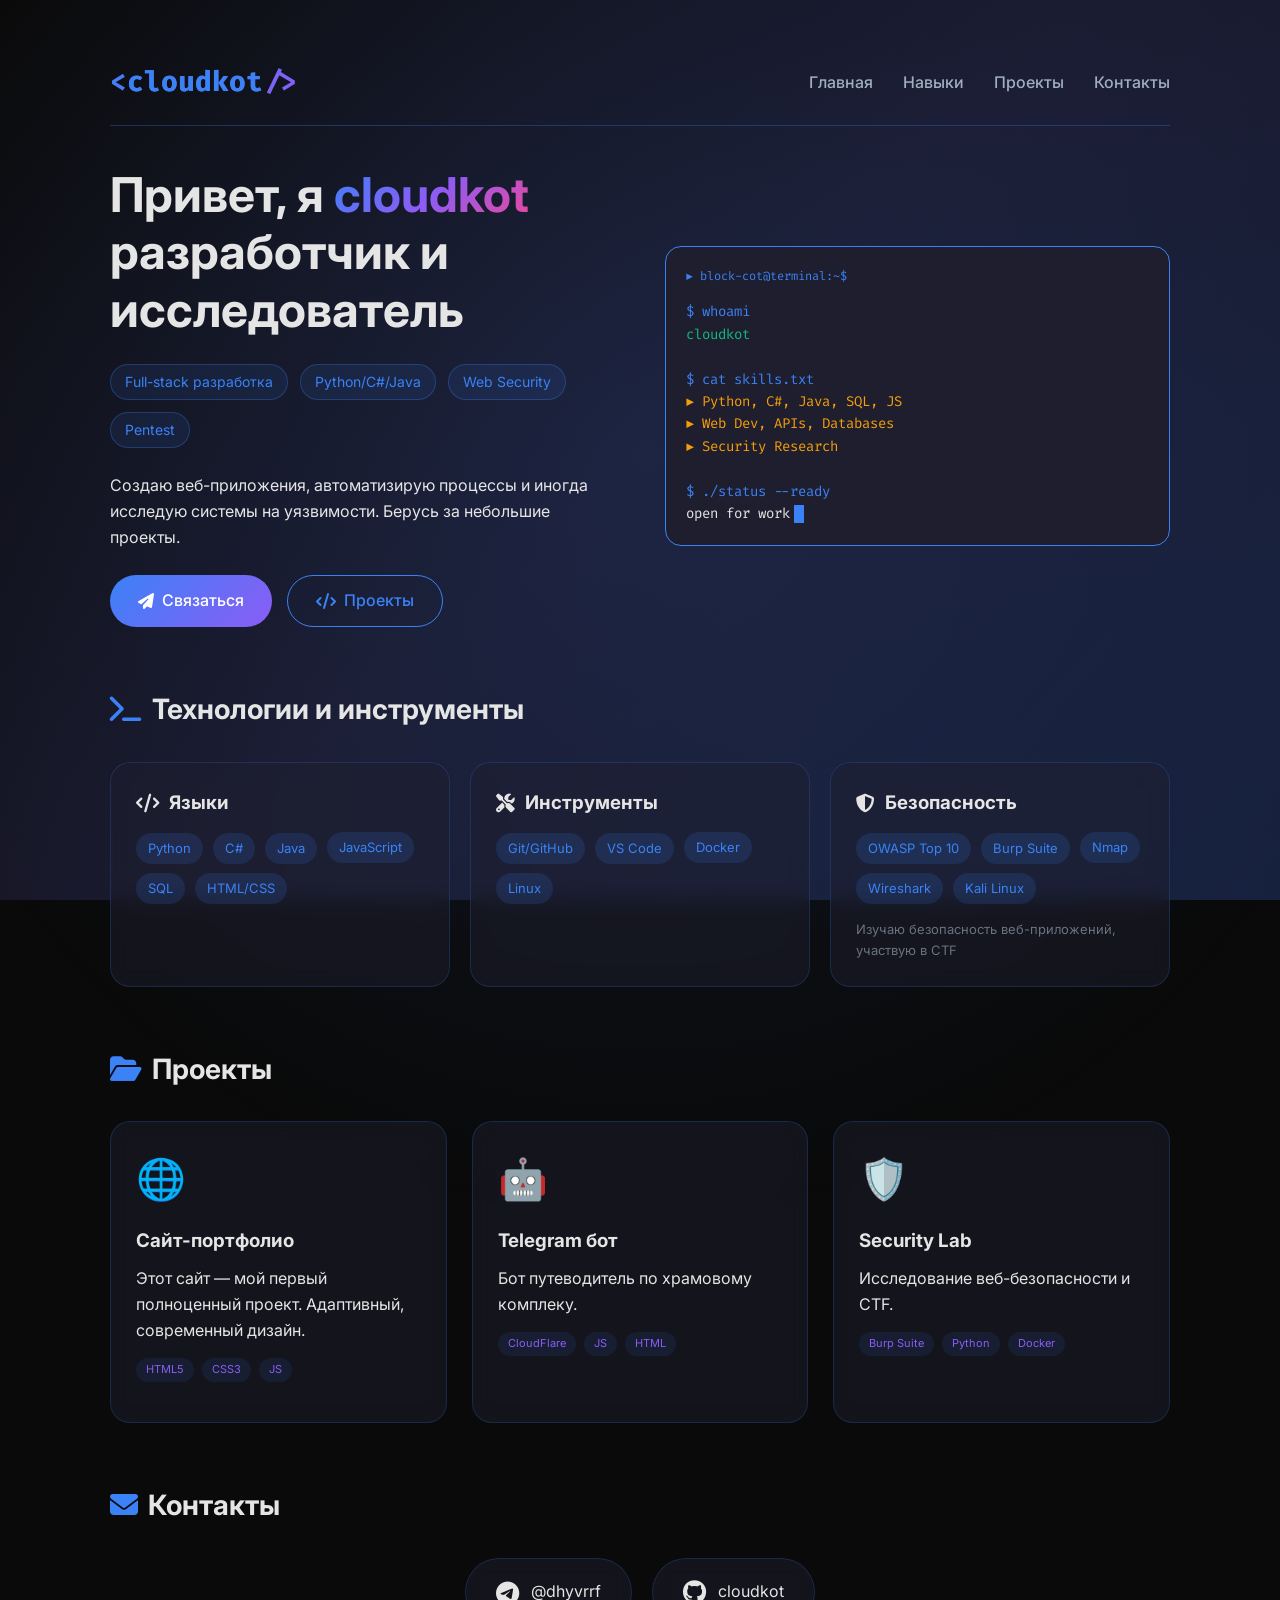
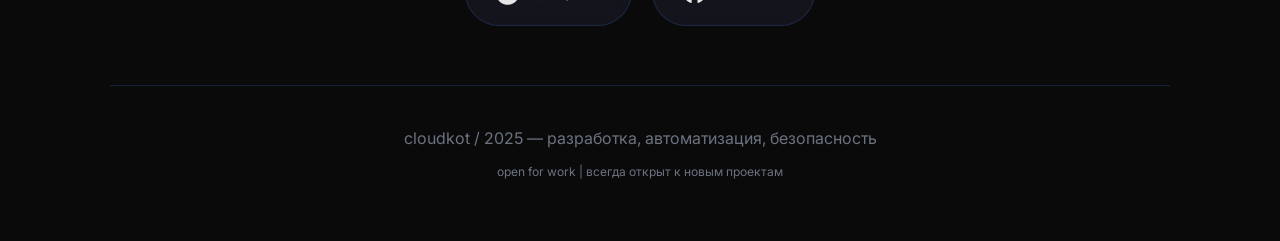
<file: my_sait/index.html>
<!DOCTYPE html>
<html lang="ru">
<head>
    <meta charset="UTF-8">
    <meta name="viewport" content="width=device-width, initial-scale=1.0">
    <meta name="description" content="cloudkot — разработчик и исследователь кибербезопасности. Full-stack разработка, пентест, веб-приложения.">
    <meta name="keywords" content="разработчик, кибербезопасность, пентест, full-stack, webdev">
    <meta name="author" content="cloudkot">
    <meta name="robots" content="index, follow">
    
    <!-- Open Graph для соцсетей -->
    <meta property="og:title" content="cloudkot | Разработка & Безопасность">
    <meta property="og:description" content="Full-stack разработчик и исследователь кибербезопасности">
    <meta property="og:type" content="website">
    <meta property="og:url" content="https://sait.pages.dev">
    
    <title>cloudkot | Разработка и кибербезопасность</title>
    
    <!-- Favicon -->
    <link rel="icon" type="image/svg+xml" href="data:image/svg+xml,<svg xmlns='http://www.w3.org/2000/svg' viewBox='0 0 100 100'><text x='50%' y='50%' text-anchor='middle' dy='.35em' font-size='60' fill='%233b82f6'>🔒</text></svg>">
    <link rel="icon" type="image/png" href="data:image/svg+xml,...">
    
    <!-- Fonts -->
    <link href="https://fonts.googleapis.com/css2?family=Inter:opsz,wght@14..32,300;14..32,400;14..32,500;14..32,600;14..32,700&family=Fira+Code:wght@400;500&display=swap" rel="stylesheet">
    
    <!-- Font Awesome Icons (бесплатно) -->
    <link rel="stylesheet" href="https://cdnjs.cloudflare.com/ajax/libs/font-awesome/6.5.1/css/all.min.css">
    
    <style>
        * {
            margin: 0;
            padding: 0;
            box-sizing: border-box;
        }

        body {
            font-family: 'Inter', sans-serif;
            background: #0a0a0a;
            color: #e5e5e5;
            line-height: 1.6;
        }

        /* Анимированный фон */
        .bg-animation {
            position: fixed;
            top: 0;
            left: 0;
            width: 100%;
            height: 100%;
            z-index: -1;
            background: linear-gradient(135deg, #0a0a0a 0%, #1a1a2e 50%, #16213e 100%);
        }

        .bg-animation::before {
            content: '';
            position: absolute;
            width: 200%;
            height: 200%;
            top: -50%;
            left: -50%;
            background: radial-gradient(circle at center, rgba(59,130,246,0.1) 0%, transparent 50%);
            animation: rotate 20s linear infinite;
        }

        @keyframes rotate {
            from { transform: rotate(0deg); }
            to { transform: rotate(360deg); }
        }

        .container {
            max-width: 1100px;
            margin: 0 auto;
            padding: 20px;
        }

        /* Header */
        .header {
            padding: 40px 0 20px;
            border-bottom: 1px solid rgba(59,130,246,0.3);
            margin-bottom: 40px;
        }

        .nav {
            display: flex;
            justify-content: space-between;
            align-items: center;
            flex-wrap: wrap;
            gap: 20px;
        }

        .logo {
            font-size: 28px;
            font-weight: 700;
            font-family: 'Fira Code', monospace;
            background: linear-gradient(135deg, #3b82f6, #8b5cf6);
            -webkit-background-clip: text;
            -webkit-text-fill-color: transparent;
        }

        .logo span {
            color: #3b82f6;
            -webkit-text-fill-color: #3b82f6;
        }

        .nav-links {
            display: flex;
            gap: 30px;
            list-style: none;
        }

        .nav-links a {
            color: #a0aec0;
            text-decoration: none;
            transition: color 0.3s;
            font-weight: 500;
        }

        .nav-links a:hover {
            color: #3b82f6;
        }

        /* Hero секция */
        .hero {
            display: grid;
            grid-template-columns: 1fr 1fr;
            gap: 50px;
            align-items: center;
            margin-bottom: 60px;
        }

        .hero-content h1 {
            font-size: 48px;
            margin-bottom: 20px;
            line-height: 1.2;
        }

        .gradient-text {
            background: linear-gradient(135deg, #3b82f6, #8b5cf6, #ec489a);
            -webkit-background-clip: text;
            -webkit-text-fill-color: transparent;
        }

        .hero-tags {
            display: flex;
            flex-wrap: wrap;
            gap: 12px;
            margin: 25px 0;
        }

        .tag {
            background: rgba(59,130,246,0.1);
            border: 1px solid rgba(59,130,246,0.3);
            padding: 6px 14px;
            border-radius: 50px;
            font-size: 14px;
            color: #3b82f6;
        }

        .hero-buttons {
            display: flex;
            gap: 15px;
            margin-top: 25px;
        }

        .btn {
            padding: 12px 28px;
            border-radius: 40px;
            text-decoration: none;
            font-weight: 500;
            transition: all 0.3s;
            display: inline-flex;
            align-items: center;
            gap: 8px;
        }

        .btn-primary {
            background: linear-gradient(135deg, #3b82f6, #8b5cf6);
            color: white;
        }

        .btn-primary:hover {
            transform: translateY(-2px);
            box-shadow: 0 10px 25px -5px rgba(59,130,246,0.4);
        }

        .btn-outline {
            border: 1px solid #3b82f6;
            color: #3b82f6;
        }

        .btn-outline:hover {
            background: rgba(59,130,246,0.1);
        }

        .hero-code {
            background: #1e1e2e;
            border-radius: 16px;
            padding: 20px;
            border: 1px solid #3b82f6;
            font-family: 'Fira Code', monospace;
            font-size: 14px;
            position: relative;
        }

        .hero-code::before {
            content: '▶ block-cot@terminal:~$';
            display: block;
            color: #3b82f6;
            margin-bottom: 15px;
            font-size: 12px;
        }

        /* Секции */
        .section {
            margin-bottom: 60px;
        }

        .section-title {
            font-size: 28px;
            margin-bottom: 30px;
            display: flex;
            align-items: center;
            gap: 10px;
        }

        .section-title i {
            color: #3b82f6;
        }

        /* Карточки навыков */
        .skills-grid {
            display: grid;
            grid-template-columns: repeat(auto-fit, minmax(300px, 1fr));
            gap: 20px;
        }

        .skill-card {
            background: rgba(30, 30, 46, 0.5);
            backdrop-filter: blur(10px);
            border-radius: 20px;
            padding: 25px;
            border: 1px solid rgba(59,130,246,0.2);
            transition: all 0.3s;
        }

        .skill-card:hover {
            border-color: #3b82f6;
            transform: translateY(-4px);
        }

        .skill-card h3 {
            margin-bottom: 15px;
            display: flex;
            align-items: center;
            gap: 10px;
        }

        .skill-list {
            display: flex;
            flex-wrap: wrap;
            gap: 10px;
            margin-top: 15px;
        }

        .skill-item {
            background: rgba(59,130,246,0.15);
            padding: 5px 12px;
            border-radius: 20px;
            font-size: 13px;
            color: #3b82f6;
        }

        /* Проекты */
        .projects-grid {
            display: grid;
            grid-template-columns: repeat(auto-fit, minmax(300px, 1fr));
            gap: 25px;
        }

        .project-card {
            background: rgba(30, 30, 46, 0.5);
            backdrop-filter: blur(10px);
            border-radius: 20px;
            padding: 25px;
            border: 1px solid rgba(59,130,246,0.2);
            transition: all 0.3s;
        }

        .project-card:hover {
            border-color: #3b82f6;
            transform: translateY(-4px);
        }

        .project-icon {
            font-size: 40px;
            margin-bottom: 15px;
        }

        .project-card h3 {
            margin-bottom: 10px;
        }

        .project-tech {
            display: flex;
            flex-wrap: wrap;
            gap: 8px;
            margin: 15px 0;
        }

        .project-tech span {
            background: rgba(59,130,246,0.1);
            padding: 3px 10px;
            border-radius: 20px;
            font-size: 11px;
            color: #8b5cf6;
        }

        /* Контакты */
        .contacts-grid {
            display: flex;
            flex-wrap: wrap;
            gap: 20px;
            justify-content: center;
        }

        .contact-card {
            background: rgba(30, 30, 46, 0.5);
            backdrop-filter: blur(10px);
            padding: 20px 30px;
            border-radius: 50px;
            text-decoration: none;
            color: #e5e5e5;
            display: flex;
            align-items: center;
            gap: 12px;
            transition: all 0.3s;
            border: 1px solid rgba(59,130,246,0.2);
        }

        .contact-card:hover {
            border-color: #3b82f6;
            transform: translateY(-2px);
            color: #3b82f6;
        }

        /* Footer */
        .footer {
            text-align: center;
            padding: 40px 0;
            border-top: 1px solid rgba(59,130,246,0.2);
            margin-top: 40px;
            color: #6b7280;
        }

        /* Терминальные эффекты */
        .cursor-blink {
            display: inline-block;
            width: 10px;
            height: 18px;
            background: #3b82f6;
            animation: blink 1s infinite;
            margin-left: 4px;
            vertical-align: middle;
        }

        @keyframes blink {
            0%, 50% { opacity: 1; }
            51%, 100% { opacity: 0; }
        }

        /* Адаптив */
        @media (max-width: 768px) {
            .hero {
                grid-template-columns: 1fr;
                gap: 30px;
            }
            .hero-content h1 {
                font-size: 36px;
            }
            .nav {
                flex-direction: column;
                text-align: center;
            }
            .nav-links {
                justify-content: center;
            }
        }
    </style>
</head>
<body>
    <div class="bg-animation"></div>

    <div class="container">
        <!-- Header -->
        <header class="header">
            <nav class="nav">
                <div class="logo">
                    &lt;<span>cloudkot</span>/&gt;
                </div>
                <ul class="nav-links">
                    <li><a href="#home">Главная</a></li>
                    <li><a href="#skills">Навыки</a></li>
                    <li><a href="#projects">Проекты</a></li>
                    <li><a href="#contact">Контакты</a></li>
                </ul>
            </nav>
        </header>
        <section id="home" class="hero">
            <div class="hero-content">
                <h1>
                    Привет, я <span class="gradient-text">cloudkot</span><br>
                    разработчик и исследователь
                </h1>
                <div class="hero-tags">
                    <span class="tag">Full-stack разработка</span>
                    <span class="tag">Python/C#/Java</span>
                    <span class="tag">Web Security</span>
                    <span class="tag">Pentest</span>
                </div>
                <p>Создаю веб-приложения, автоматизирую процессы и иногда исследую системы на уязвимости. Берусь за небольшие проекты.</p>
                <div class="hero-buttons">
                    <a href="#contact" class="btn btn-primary"><i class="fas fa-paper-plane"></i> Связаться</a>
                    <a href="#projects" class="btn btn-outline"><i class="fas fa-code"></i> Проекты</a>
                </div>
            </div>
            <div class="hero-code">
                <span style="color:#3b82f6;">$ whoami</span><br>
                <span style="color:#10b981;">cloudkot</span><br><br>
                <span style="color:#3b82f6;">$ cat skills.txt</span><br>
                <span style="color:#f59e0b;">▶ Python, C#, Java, SQL, JS</span><br>
                <span style="color:#f59e0b;">▶ Web Dev, APIs, Databases</span><br>
                <span style="color:#f59e0b;">▶ Security Research</span><br><br>
                <span style="color:#3b82f6;">$ ./status --ready</span><br>
                <span>open for work</span><span class="cursor-blink"></span>
            </div>
        </section>

        <!-- Навыки -->
        <section id="skills" class="section">
            <h2 class="section-title">
                <i class="fas fa-terminal"></i> Технологии и инструменты
            </h2>
            <div class="skills-grid">
                <div class="skill-card">
                    <h3><i class="fas fa-code"></i> Языки</h3>
                    <div class="skill-list">
                        <span class="skill-item">Python</span>
                        <span class="skill-item">C#</span>
                        <span class="skill-item">Java</span>
                        <span class="skill-item">JavaScript</span>
                        <span class="skill-item">SQL</span>
                        <span class="skill-item">HTML/CSS</span>
                    </div>
                </div>
                <div class="skill-card">
                    <h3><i class="fas fa-tools"></i> Инструменты</h3>
                    <div class="skill-list">
                        <span class="skill-item">Git/GitHub</span>
                        <span class="skill-item">VS Code</span>
                        <span class="skill-item">Docker</span>
                        <span class="skill-item">Linux</span>
                    </div>
                </div>
                <div class="skill-card">
                    <h3><i class="fas fa-shield-alt"></i> Безопасность</h3>
                    <div class="skill-list">
                        <span class="skill-item">OWASP Top 10</span>
                        <span class="skill-item">Burp Suite</span>
                        <span class="skill-item">Nmap</span>
                        <span class="skill-item">Wireshark</span>
                        <span class="skill-item">Kali Linux</span>
                    </div>
                    <p style="font-size: 13px; color: #6b7280; margin-top: 15px;">Изучаю безопасность веб-приложений, участвую в CTF</p>
                </div>
            </div>
        </section>

        <!-- Проекты -->
        <section id="projects" class="section">
            <h2 class="section-title">
                <i class="fas fa-folder-open"></i> Проекты
            </h2>
            <div class="projects-grid">
                <div class="project-card">
                    <div class="project-icon">🌐</div>
                    <h3>Сайт-портфолио</h3>
                    <p>Этот сайт — мой первый полноценный проект. Адаптивный, современный дизайн.</p>
                    <div class="project-tech">
                        <span>HTML5</span>
                        <span>CSS3</span>
                        <span>JS</span>
                    </div>
                </div>
                <div class="project-card">
                    <div class="project-icon">🤖</div>
                    <h3>Telegram бот</h3>
                    <p>Бот путеводитель по храмовому комплеку.</p>
                    <div class="project-tech">
                        <span>CloudFlare</span>
                        <span>JS</span>
                        <span>HTML</span>
                    </div>
                </div>
                <div class="project-card">
                    <div class="project-icon">🛡️</div>
                    <h3>Security Lab</h3>
                    <p>Исследование веб-безопасности и CTF.</p>
                    <div class="project-tech">
                        <span>Burp Suite</span>
                        <span>Python</span>
                        <span>Docker</span>
                    </div>
                </div>
            </div>
        </section>

        <section id="contact" class="section">
            <h2 class="section-title">
                <i class="fas fa-envelope"></i> Контакты
            </h2>
            <div class="contacts-grid">
                <a href="https://t.me/dhyvrrf" target="_blank" class="contact-card">
                    <i class="fab fa-telegram fa-xl"></i>
                    <span>@dhyvrrf</span>
                </a>
                <a href="https://github.com/cloudkot" target="_blank" class="contact-card">
                    <i class="fab fa-github fa-xl"></i>
                    <span>cloudkot</span>
                </a>
            </div>
        </section>

        <footer class="footer">
            <p>cloudkot / 2025 — разработка, автоматизация, безопасность</p>
            <p style="font-size: 12px; margin-top: 10px;">open for work | всегда открыт к новым проектам</p>
        </footer>
    </div>

    <script>
        document.querySelectorAll('a[href^="#"]').forEach(anchor => {
            anchor.addEventListener('click', function(e) {
                e.preventDefault();
                const target = document.querySelector(this.getAttribute('href'));
                if (target) {
                    target.scrollIntoView({ behavior: 'smooth', block: 'start' });
                }
            });
        });
        
    </script>
</body>
</html>
</file>
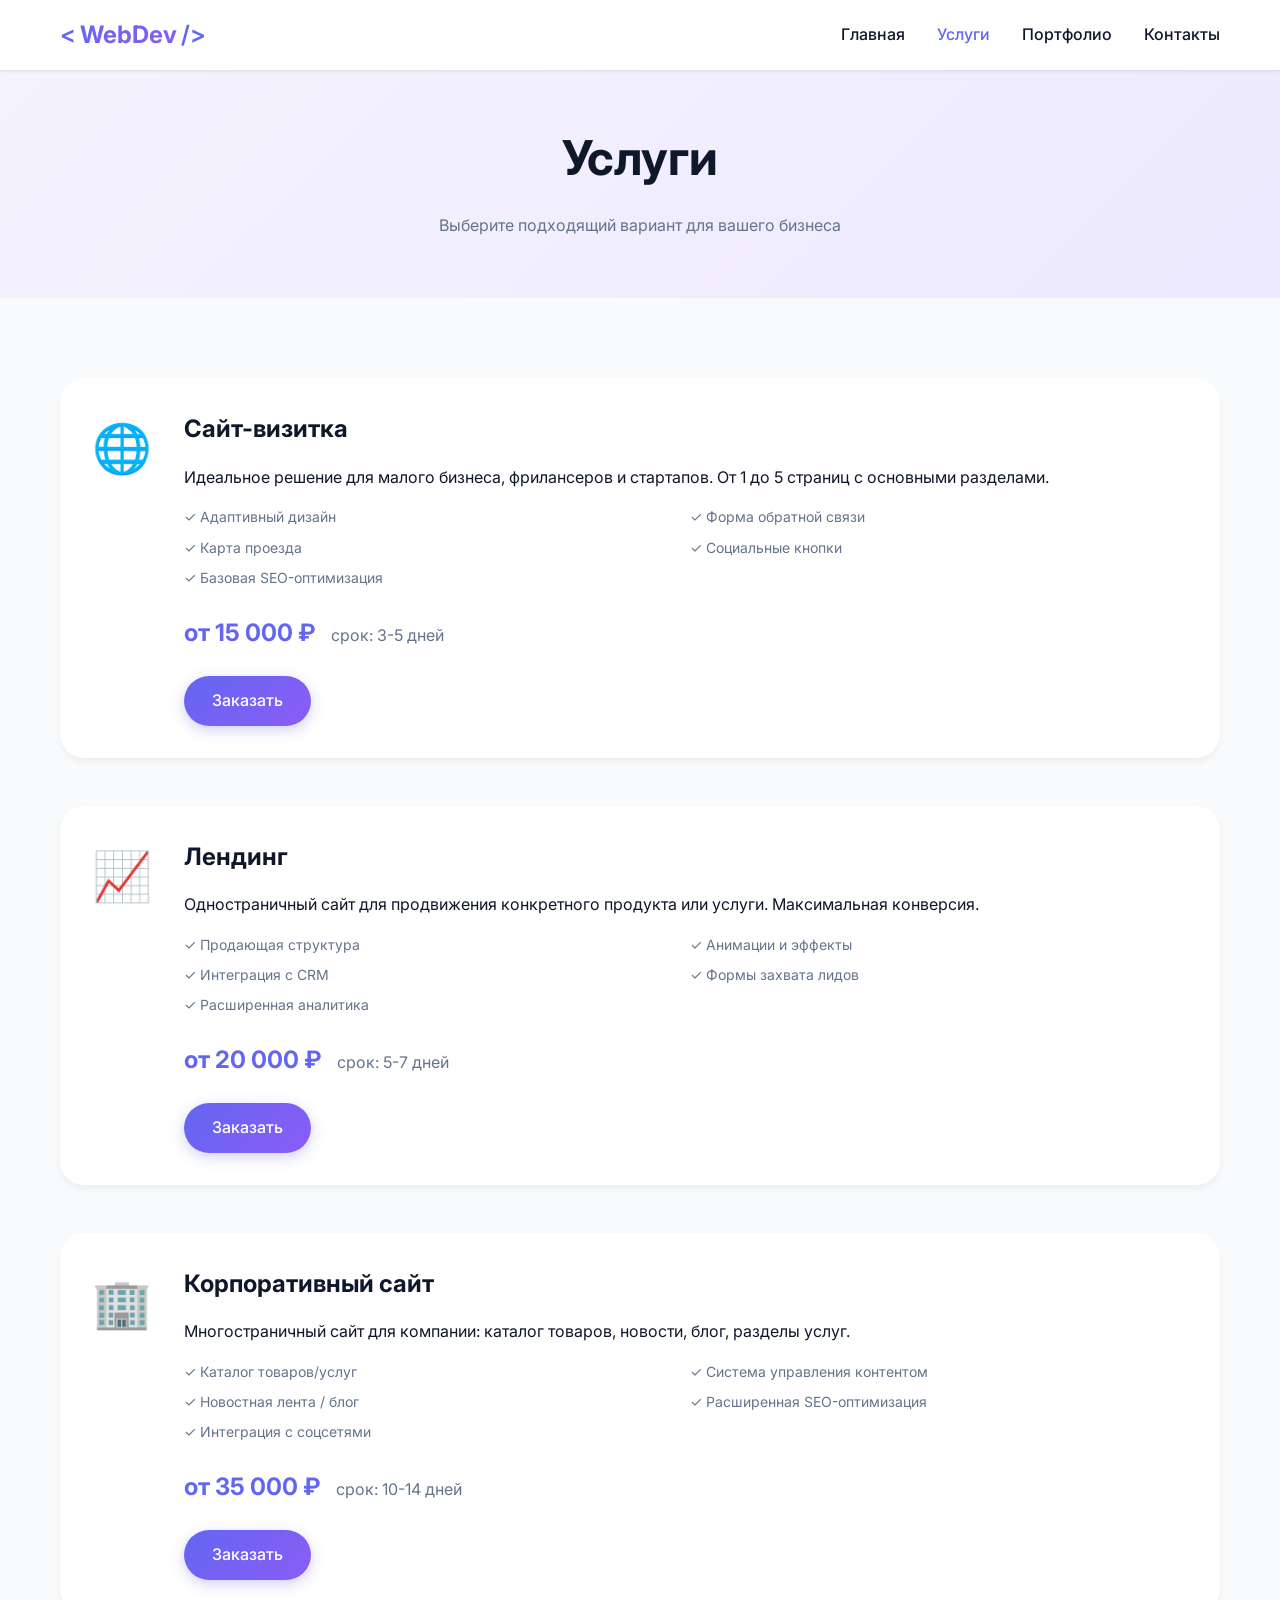
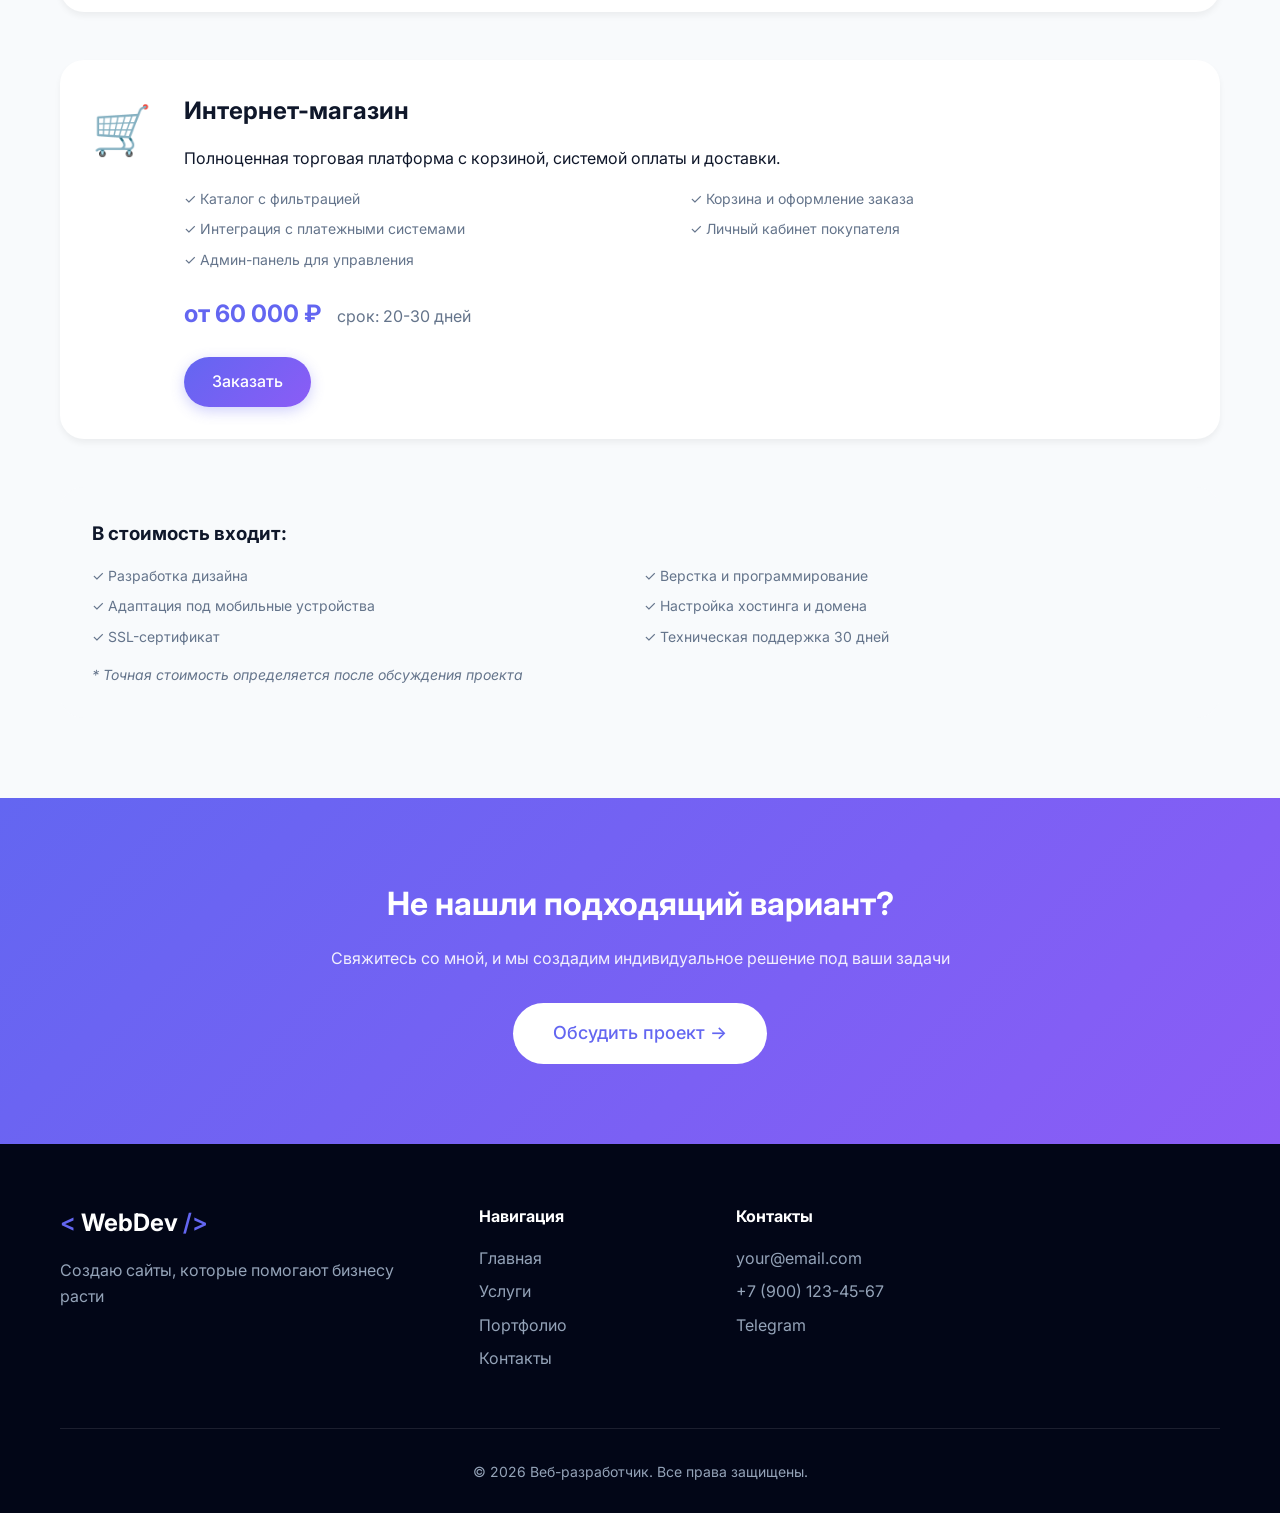
<file: my_sait/services.html>
<!DOCTYPE html>
<html lang="ru">
<head>
    <meta charset="UTF-8">
    <meta name="viewport" content="width=device-width, initial-scale=1.0">
    <title>Услуги веб-разработчика | Создание сайтов под ключ</title>
    <link rel="stylesheet" href="style.css">
    <link href="https://fonts.googleapis.com/css2?family=Inter:opsz,wght@14..32,300;14..32,400;14..32,500;14..32,600;14..32,700&display=swap" rel="stylesheet">
</head>
<body>
    <header class="header">
        <div class="container">
            <nav class="navbar">
                <div class="logo">
                    <a href="index.html">
                        <span class="logo-bracket">&lt;</span>
                        <span class="logo-text">WebDev</span>
                        <span class="logo-bracket">/&gt;</span>
                    </a>
                </div>
                <button class="mobile-menu-btn" id="mobileMenuBtn">
                    <span></span>
                    <span></span>
                    <span></span>
                </button>
                <ul class="nav-menu" id="navMenu">
                    <li><a href="index.html">Главная</a></li>
                    <li><a href="services.html" class="active">Услуги</a></li>
                    <li><a href="portfolio.html">Портфолио</a></li>
                    <li><a href="contact.html">Контакты</a></li>
                </ul>
            </nav>
        </div>
    </header>

    <main>
        <section class="page-hero">
            <div class="container">
                <h1>Услуги</h1>
                <p>Выберите подходящий вариант для вашего бизнеса</p>
            </div>
        </section>

        <section class="services-detailed">
            <div class="container">
                <div class="services-list">
                    <div class="service-detailed">
                        <div class="service-detailed-icon">🌐</div>
                        <div class="service-detailed-content">
                            <h2>Сайт-визитка</h2>
                            <p>Идеальное решение для малого бизнеса, фрилансеров и стартапов. От 1 до 5 страниц с основными разделами.</p>
                            <ul class="service-features">
                                <li>✓ Адаптивный дизайн</li>
                                <li>✓ Форма обратной связи</li>
                                <li>✓ Карта проезда</li>
                                <li>✓ Социальные кнопки</li>
                                <li>✓ Базовая SEO-оптимизация</li>
                            </ul>
                            <div class="service-price-detailed">
                                <span class="price">от 15 000 ₽</span>
                                <span class="timing">срок: 3-5 дней</span>
                            </div>
                            <a href="contact.html" class="btn btn-primary">Заказать</a>
                        </div>
                    </div>

                    <div class="service-detailed">
                        <div class="service-detailed-icon">📈</div>
                        <div class="service-detailed-content">
                            <h2>Лендинг</h2>
                            <p>Одностраничный сайт для продвижения конкретного продукта или услуги. Максимальная конверсия.</p>
                            <ul class="service-features">
                                <li>✓ Продающая структура</li>
                                <li>✓ Анимации и эффекты</li>
                                <li>✓ Интеграция с CRM</li>
                                <li>✓ Формы захвата лидов</li>
                                <li>✓ Расширенная аналитика</li>
                            </ul>
                            <div class="service-price-detailed">
                                <span class="price">от 20 000 ₽</span>
                                <span class="timing">срок: 5-7 дней</span>
                            </div>
                            <a href="contact.html" class="btn btn-primary">Заказать</a>
                        </div>
                    </div>

                    <div class="service-detailed">
                        <div class="service-detailed-icon">🏢</div>
                        <div class="service-detailed-content">
                            <h2>Корпоративный сайт</h2>
                            <p>Многостраничный сайт для компании: каталог товаров, новости, блог, разделы услуг.</p>
                            <ul class="service-features">
                                <li>✓ Каталог товаров/услуг</li>
                                <li>✓ Система управления контентом</li>
                                <li>✓ Новостная лента / блог</li>
                                <li>✓ Расширенная SEO-оптимизация</li>
                                <li>✓ Интеграция с соцсетями</li>
                            </ul>
                            <div class="service-price-detailed">
                                <span class="price">от 35 000 ₽</span>
                                <span class="timing">срок: 10-14 дней</span>
                            </div>
                            <a href="contact.html" class="btn btn-primary">Заказать</a>
                        </div>
                    </div>

                    <div class="service-detailed">
                        <div class="service-detailed-icon">🛒</div>
                        <div class="service-detailed-content">
                            <h2>Интернет-магазин</h2>
                            <p>Полноценная торговая платформа с корзиной, системой оплаты и доставки.</p>
                            <ul class="service-features">
                                <li>✓ Каталог с фильтрацией</li>
                                <li>✓ Корзина и оформление заказа</li>
                                <li>✓ Интеграция с платежными системами</li>
                                <li>✓ Личный кабинет покупателя</li>
                                <li>✓ Админ-панель для управления</li>
                            </ul>
                            <div class="service-price-detailed">
                                <span class="price">от 60 000 ₽</span>
                                <span class="timing">срок: 20-30 дней</span>
                            </div>
                            <a href="contact.html" class="btn btn-primary">Заказать</a>
                        </div>
                    </div>
                </div>

                <div class="services-note">
                    <h3>В стоимость входит:</h3>
                    <ul>
                        <li>✓ Разработка дизайна</li>
                        <li>✓ Верстка и программирование</li>
                        <li>✓ Адаптация под мобильные устройства</li>
                        <li>✓ Настройка хостинга и домена</li>
                        <li>✓ SSL-сертификат</li>
                        <li>✓ Техническая поддержка 30 дней</li>
                    </ul>
                    <p class="note-text">* Точная стоимость определяется после обсуждения проекта</p>
                </div>
            </div>
        </section>

        <section class="cta">
            <div class="container">
                <div class="cta-wrapper">
                    <h2>Не нашли подходящий вариант?</h2>
                    <p>Свяжитесь со мной, и мы создадим индивидуальное решение под ваши задачи</p>
                    <a href="contact.html" class="btn btn-primary btn-large">Обсудить проект →</a>
                </div>
            </div>
        </section>
    </main>

    <footer class="footer">
        <div class="container">
            <div class="footer-content">
                <div class="footer-info">
                    <div class="footer-logo">
                        <span class="logo-bracket">&lt;</span>
                        <span>WebDev</span>
                        <span class="logo-bracket">/&gt;</span>
                    </div>
                    <p>Создаю сайты, которые помогают бизнесу расти</p>
                </div>
                <div class="footer-links">
                    <div class="footer-column">
                        <h4>Навигация</h4>
                        <ul>
                            <li><a href="index.html">Главная</a></li>
                            <li><a href="services.html">Услуги</a></li>
                            <li><a href="portfolio.html">Портфолио</a></li>
                            <li><a href="contact.html">Контакты</a></li>
                        </ul>
                    </div>
                    <div class="footer-column">
                        <h4>Контакты</h4>
                        <ul>
                            <li><a href="mailto:your@email.com">your@email.com</a></li>
                            <li><a href="tel:+79001234567">+7 (900) 123-45-67</a></li>
                            <li><a href="https://t.me/your_telegram" target="_blank">Telegram</a></li>
                        </ul>
                    </div>
                </div>
            </div>
            <div class="footer-bottom">
                <p>© 2026 Веб-разработчик. Все права защищены.</p>
            </div>
        </div>
    </footer>

    <script src="script.js"></script>
</body>
</html>
</file>
<file: my_sait/style.css>
:root {
    --primary: #6366f1;
    --primary-dark: #4f46e5;
    --secondary: #8b5cf6;
    --dark: #0f172a;
    --darker: #020617;
    --light: #f8fafc;
    --gray: #64748b;
    --gray-light: #e2e8f0;
    --success: #10b981;
    --gradient: linear-gradient(135deg, var(--primary), var(--secondary));
}

* {
    margin: 0;
    padding: 0;
    box-sizing: border-box;
}

body {
    font-family: 'Inter', sans-serif;
    color: var(--dark);
    line-height: 1.6;
    background: var(--light);
}

.container {
    max-width: 1200px;
    margin: 0 auto;
    padding: 0 20px;
}

/* Header */
.header {
    position: fixed;
    top: 0;
    left: 0;
    width: 100%;
    background: rgba(255, 255, 255, 0.95);
    backdrop-filter: blur(10px);
    z-index: 1000;
    box-shadow: 0 1px 3px rgba(0, 0, 0, 0.1);
}

.navbar {
    display: flex;
    justify-content: space-between;
    align-items: center;
    padding: 1rem 0;
}

.logo a {
    display: flex;
    align-items: center;
    gap: 4px;
    font-size: 1.5rem;
    font-weight: 700;
    text-decoration: none;
}

.logo-bracket {
    color: var(--primary);
    font-weight: 600;
}

.logo-text {
    background: var(--gradient);
    -webkit-background-clip: text;
    -webkit-text-fill-color: transparent;
}

.nav-menu {
    display: flex;
    gap: 2rem;
    list-style: none;
}

.nav-menu a {
    text-decoration: none;
    color: var(--dark);
    font-weight: 500;
    transition: color 0.3s;
}

.nav-menu a:hover,
.nav-menu a.active {
    color: var(--primary);
}

.mobile-menu-btn {
    display: none;
    flex-direction: column;
    gap: 5px;
    background: none;
    border: none;
    cursor: pointer;
}

.mobile-menu-btn span {
    width: 25px;
    height: 2px;
    background: var(--dark);
    transition: 0.3s;
}

/* Hero Section */
.hero {
    padding: 120px 0 80px;
    background: linear-gradient(135deg, #f5f3ff 0%, #ede9fe 100%);
    min-height: 100vh;
    display: flex;
    align-items: center;
}

.hero-wrapper {
    display: grid;
    grid-template-columns: 1fr 1fr;
    gap: 4rem;
    align-items: center;
}

.hero-badge {
    display: inline-flex;
    align-items: center;
    gap: 8px;
    background: rgba(99, 102, 241, 0.1);
    padding: 6px 12px;
    border-radius: 50px;
    font-size: 0.875rem;
    color: var(--primary);
    margin-bottom: 1.5rem;
}

.badge-dot {
    width: 8px;
    height: 8px;
    background: var(--success);
    border-radius: 50%;
    animation: pulse 2s infinite;
}

@keyframes pulse {
    0%, 100% { opacity: 1; }
    50% { opacity: 0.5; }
}

.hero-title {
    font-size: 3.5rem;
    font-weight: 700;
    line-height: 1.2;
    margin-bottom: 1.5rem;
}

.highlight {
    background: var(--gradient);
    -webkit-background-clip: text;
    -webkit-text-fill-color: transparent;
}

.hero-description {
    font-size: 1.125rem;
    color: var(--gray);
    margin-bottom: 2rem;
    max-width: 500px;
}

.hero-buttons {
    display: flex;
    gap: 1rem;
    margin-bottom: 2rem;
}

.btn {
    display: inline-block;
    padding: 12px 28px;
    border-radius: 50px;
    text-decoration: none;
    font-weight: 500;
    transition: all 0.3s;
    cursor: pointer;
    border: none;
}

.btn-primary {
    background: var(--gradient);
    color: white;
    box-shadow: 0 4px 14px rgba(99, 102, 241, 0.3);
}

.btn-primary:hover {
    transform: translateY(-2px);
    box-shadow: 0 6px 20px rgba(99, 102, 241, 0.4);
}

.btn-outline {
    border: 2px solid var(--primary);
    color: var(--primary);
    background: transparent;
}

.btn-outline:hover {
    background: var(--primary);
    color: white;
}

.btn-secondary {
    background: transparent;
    border: 2px solid var(--gray-light);
    color: var(--dark);
}

.btn-secondary:hover {
    border-color: var(--primary);
    color: var(--primary);
}

.btn-large {
    padding: 16px 40px;
    font-size: 1.125rem;
}

.btn-block {
    width: 100%;
    text-align: center;
}

.hero-stats {
    display: flex;
    gap: 2rem;
}

.stat {
    display: flex;
    flex-direction: column;
}

.stat-number {
    font-size: 1.5rem;
    font-weight: 700;
    color: var(--dark);
}

.stat-label {
    font-size: 0.875rem;
    color: var(--gray);
}

/* Code Window */
.hero-code {
    background: var(--darker);
    border-radius: 16px;
    overflow: hidden;
    box-shadow: 0 20px 40px rgba(0, 0, 0, 0.2);
}

.code-window {
    background: #1e293b;
}

.code-header {
    padding: 12px 16px;
    background: #0f172a;
    display: flex;
    align-items: center;
    gap: 8px;
}

.code-dot {
    width: 12px;
    height: 12px;
    border-radius: 50%;
}

.red { background: #ff5f56; }
.yellow { background: #ffbd2e; }
.green { background: #27c93f; }

.code-title {
    margin-left: 8px;
    color: #94a3b8;
    font-size: 0.875rem;
}

.code-content {
    padding: 20px;
    overflow-x: auto;
}

.code-content pre {
    margin: 0;
    font-family: 'Monaco', monospace;
    font-size: 0.875rem;
    line-height: 1.6;
}

.code-content code {
    color: #e2e8f0;
}

.code-keyword { color: #c084fc; }
.code-function { color: #60a5fa; }
.code-string { color: #4ade80; }
.code-tag { color: #f472b6; }
.code-attr { color: #fbbf24; }

/* Tech Stack */
.tech-stack {
    padding: 60px 0;
    background: white;
}

.tech-label {
    text-align: center;
    color: var(--gray);
    margin-bottom: 2rem;
    text-transform: uppercase;
    letter-spacing: 2px;
    font-size: 0.875rem;
}

.tech-grid {
    display: flex;
    justify-content: center;
    flex-wrap: wrap;
    gap: 2rem;
}

.tech-item {
    display: flex;
    flex-direction: column;
    align-items: center;
    gap: 8px;
}

.tech-icon {
    font-size: 2rem;
}

.tech-item span {
    font-size: 0.875rem;
    color: var(--gray);
}

/* Services Short */
.services-short {
    padding: 80px 0;
    background: var(--light);
}

.section-title {
    font-size: 2.5rem;
    font-weight: 700;
    text-align: center;
    margin-bottom: 3rem;
}

.services-grid-short {
    display: grid;
    grid-template-columns: repeat(auto-fit, minmax(250px, 1fr));
    gap: 2rem;
    margin-bottom: 2rem;
}

.service-card {
    background: white;
    padding: 2rem;
    border-radius: 24px;
    text-align: center;
    transition: all 0.3s;
    box-shadow: 0 4px 6px rgba(0, 0, 0, 0.05);
}

.service-card:hover {
    transform: translateY(-5px);
    box-shadow: 0 20px 30px -10px rgba(0, 0, 0, 0.1);
}

.service-icon {
    font-size: 3rem;
    margin-bottom: 1rem;
}

.service-card h3 {
    font-size: 1.25rem;
    margin-bottom: 0.5rem;
}

.service-card p {
    color: var(--gray);
    font-size: 0.875rem;
    margin-bottom: 1rem;
}

.service-price {
    font-weight: 700;
    color: var(--primary);
}

.text-center {
    text-align: center;
}

/* Advantages */
.advantages {
    padding: 80px 0;
    background: white;
}

.advantages-grid {
    display: grid;
    grid-template-columns: repeat(auto-fit, minmax(300px, 1fr));
    gap: 2rem;
}

.advantage-item {
    padding: 1.5rem;
    background: var(--light);
    border-radius: 20px;
    transition: all 0.3s;
}

.advantage-item:hover {
    transform: translateY(-5px);
    box-shadow: 0 10px 30px rgba(0, 0, 0, 0.05);
}

.advantage-number {
    font-size: 2rem;
    font-weight: 700;
    color: var(--primary);
    opacity: 0.5;
    margin-bottom: 1rem;
}

.advantage-item h3 {
    font-size: 1.25rem;
    margin-bottom: 0.5rem;
}

.advantage-item p {
    color: var(--gray);
}

/* Process */
.process {
    padding: 80px 0;
    background: var(--light);
}

.process-steps {
    display: flex;
    justify-content: space-between;
    align-items: center;
    flex-wrap: wrap;
    gap: 1rem;
}

.step {
    text-align: center;
    flex: 1;
    min-width: 120px;
}

.step-number {
    width: 50px;
    height: 50px;
    background: var(--gradient);
    color: white;
    border-radius: 50%;
    display: flex;
    align-items: center;
    justify-content: center;
    font-size: 1.25rem;
    font-weight: 700;
    margin: 0 auto 1rem;
}

.step h3 {
    font-size: 1rem;
    margin-bottom: 0.5rem;
}

.step p {
    font-size: 0.875rem;
    color: var(--gray);
}

.step-arrow {
    font-size: 1.5rem;
    color: var(--gray);
}

/* Reviews */
.reviews {
    padding: 80px 0;
    background: white;
}

.reviews-grid {
    display: grid;
    grid-template-columns: repeat(auto-fit, minmax(300px, 1fr));
    gap: 2rem;
}

.review-card {
    background: var(--light);
    padding: 2rem;
    border-radius: 24px;
}

.review-text {
    font-style: italic;
    margin-bottom: 1.5rem;
    color: var(--gray);
}

.review-author strong {
    display: block;
    color: var(--dark);
}

.review-author span {
    font-size: 0.875rem;
    color: var(--gray);
}

/* CTA */
.cta {
    padding: 80px 0;
    background: var(--gradient);
    color: white;
}

.cta-wrapper {
    text-align: center;
}

.cta-wrapper h2 {
    font-size: 2rem;
    margin-bottom: 1rem;
}

.cta-wrapper p {
    margin-bottom: 2rem;
    opacity: 0.9;
}

.cta-wrapper .btn-primary {
    background: white;
    color: var(--primary);
    box-shadow: none;
}

/* Footer */
.footer {
    background: var(--darker);
    color: white;
    padding: 60px 0 30px;
}

.footer-content {
    display: grid;
    grid-template-columns: 1fr 2fr;
    gap: 3rem;
    margin-bottom: 3rem;
}

.footer-logo {
    font-size: 1.5rem;
    font-weight: 700;
    margin-bottom: 1rem;
}

.footer-info p {
    color: #94a3b8;
}

.footer-links {
    display: grid;
    grid-template-columns: repeat(3, 1fr);
    gap: 2rem;
}

.footer-column h4 {
    margin-bottom: 1rem;
    font-size: 1rem;
}

.footer-column ul {
    list-style: none;
}

.footer-column li {
    margin-bottom: 0.5rem;
}

.footer-column a {
    color: #94a3b8;
    text-decoration: none;
    transition: color 0.3s;
}

.footer-column a:hover {
    color: white;
}

.footer-bottom {
    text-align: center;
    padding-top: 2rem;
    border-top: 1px solid rgba(255, 255, 255, 0.1);
    color: #94a3b8;
    font-size: 0.875rem;
}

/* Page Hero */
.page-hero {
    padding: 120px 0 60px;
    background: linear-gradient(135deg, #f5f3ff 0%, #ede9fe 100%);
    text-align: center;
}

.page-hero h1 {
    font-size: 3rem;
    margin-bottom: 1rem;
}

.page-hero p {
    color: var(--gray);
}

/* Services Detailed */
.services-detailed {
    padding: 80px 0;
}

.services-list {
    display: flex;
    flex-direction: column;
    gap: 3rem;
}

.service-detailed {
    display: flex;
    gap: 2rem;
    background: white;
    padding: 2rem;
    border-radius: 24px;
    box-shadow: 0 4px 6px rgba(0, 0, 0, 0.05);
}

.service-detailed-icon {
    font-size: 3rem;
    flex-shrink: 0;
}

.service-detailed-content {
    flex: 1;
}

.service-detailed-content h2 {
    margin-bottom: 1rem;
}

.service-features {
    list-style: none;
    margin: 1rem 0;
    display: grid;
    grid-template-columns: repeat(2, 1fr);
    gap: 0.5rem;
}

.service-features li {
    color: var(--gray);
    font-size: 0.875rem;
}

.service-price-detailed {
    display: flex;
    gap: 1rem;
    align-items: baseline;
    margin: 1.5rem 0;
}

.price {
    font-size: 1.5rem;
    font-weight: 700;
    color: var(--primary);
}

.timing {
    color: var(--gray);
}

.services-note {
    background: var(--light);
    padding: 2rem;
    border-radius: 24px;
    margin-top: 3rem;
}

.services-note h3 {
    margin-bottom: 1rem;
}

.services-note ul {
    display: grid;
    grid-template-columns: repeat(2, 1fr);
    gap: 0.5rem;
    list-style: none;
    margin-bottom: 1rem;
}

.services-note li {
    color: var(--gray);
    font-size: 0.875rem;
}

.note-text {
    font-size: 0.875rem;
    color: var(--gray);
    font-style: italic;
}

/* Contact Section */
.contact-section {
    padding: 80px 0;
}

.contact-wrapper {
    display: grid;
    grid-template-columns: 1fr 1fr;
    gap: 4rem;
}

.contact-methods {
    display: flex;
    flex-direction: column;
    gap: 1.5rem;
    margin: 2rem 0;
}

.contact-method {
    display: flex;
    align-items: center;
    gap: 1rem;
}

.method-icon {
    font-size: 1.5rem;
}

.contact-method h3 {
    font-size: 1rem;
    margin-bottom: 0.25rem;
}

.contact-method a {
    color: var(--primary);
    text-decoration: none;
}

.work-hours {
    margin-top: 2rem;
    padding-top: 2rem;
    border-top: 1px solid var(--gray-light);
}

.work-hours h3 {
    margin-bottom: 0.5rem;
}

.form-group {
    margin-bottom: 1.5rem;
}

.form-group label {
    display: block;
    margin-bottom: 0.5rem;
    font-weight: 500;
}

.form-group input,
.form-group select,
.form-group textarea {
    width: 100%;
    padding: 12px 16px;
    border: 1px solid var(--gray-light);
    border-radius: 12px;
    font-family: inherit;
    font-size: 1rem;
    transition: border-color 0.3s;
}

.form-group input:focus,
.form-group select:focus,
.form-group textarea:focus {
    outline: none;
    border-color: var(--primary);
}

.form-note {
    font-size: 0.75rem;
    color: var(--gray);
    margin-top: 1rem;
    text-align: center;
}

/* FAQ */
.faq {
    padding: 80px 0;
    background: var(--light);
}

.faq-list {
    max-width: 800px;
    margin: 0 auto;
}

.faq-item {
    background: white;
    border-radius: 16px;
    margin-bottom: 1rem;
    overflow: hidden;
}

.faq-question {
    padding: 1.5rem;
    font-weight: 600;
    cursor: pointer;
    background: white;
    border-bottom: 1px solid var(--gray-light);
}

.faq-answer {
    padding: 1.5rem;
    color: var(--gray);
    display: none;
}

.faq-item.active .faq-answer {
    display: block;
}

/* Responsive */
@media (max-width: 768px) {
    .hero-wrapper {
        grid-template-columns: 1fr;
        gap: 2rem;
    }
    
    .hero-title {
        font-size: 2.5rem;
    }
    
    .hero-code {
        order: -1;
    }
    
    .process-steps {
        flex-direction: column;
    }
    
    .step-arrow {
        transform: rotate(90deg);
    }
    
    .footer-content {
        grid-template-columns: 1fr;
        gap: 2rem;
    }
    
    .footer-links {
        grid-template-columns: 1fr;
        gap: 1.5rem;
    }
    
    .contact-wrapper {
        grid-template-columns: 1fr;
        gap: 2rem;
    }
    
    .service-detailed {
        flex-direction: column;
    }
    
    .service-features {
        grid-template-columns: 1fr;
    }
    
    .services-note ul {
        grid-template-columns: 1fr;
    }
    
    .mobile-menu-btn {
        display: flex;
    }
    
    .nav-menu {
        display: none;
        position: absolute;
        top: 100%;
        left: 0;
        width: 100%;
        background: white;
        flex-direction: column;
        gap: 0;
        padding: 1rem 0;
        box-shadow: 0 10px 20px rgba(0, 0, 0, 0.1);
    }
    
    .nav-menu.active {
        display: flex;
    }
    
    .nav-menu li a {
        display: block;
        padding: 0.75rem 2rem;
    }
}
</file>
